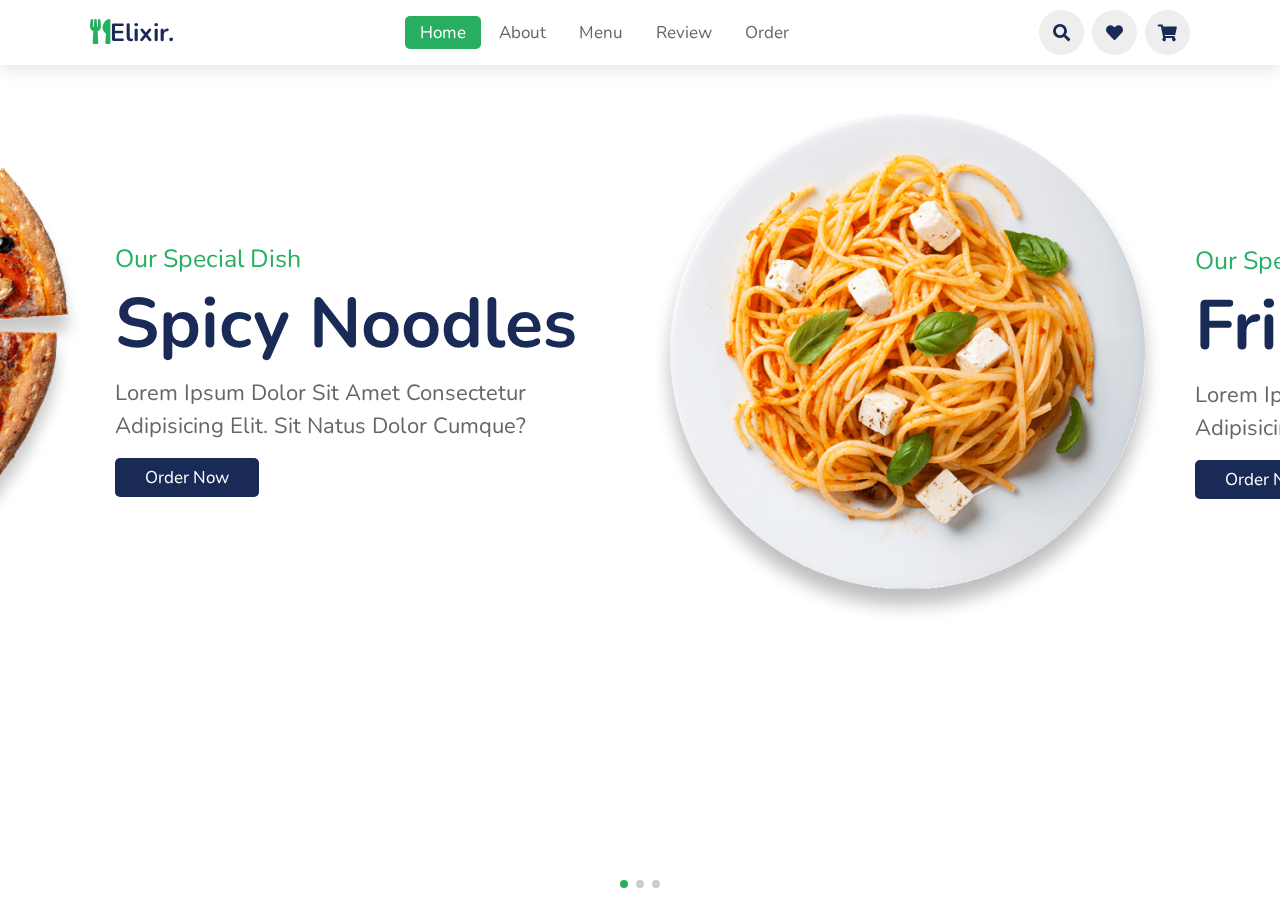
<file: index.html>
<!DOCTYPE html>
<html lang="en">
<head>
    <meta charset="UTF-8">
    <meta http-equiv="X-UA-Compatible" content="IE=edge">
    <meta name="viewport" content="width=device-width, initial-scale=1.0">
    <title>Complete Responsive Food Website Design Tutorial</title>

    <link rel="stylesheet" href="https://unpkg.com/swiper/swiper-bundle.min.css" />
    <!-- font awesome cdn link  -->
    <link rel="stylesheet" href="https://cdnjs.cloudflare.com/ajax/libs/font-awesome/5.15.3/css/all.min.css">

    <!-- custom css file link  -->
    <link rel="stylesheet" href="css/style.css">

</head>
<body>
    
<!-- header section starts      -->

<header>

    <a href="#" class="logo"><i class="fas fa-utensils"></i>Elixir.</a>

    <nav class="navbar">
        <a class="active" href="#home">home</a>
        <a href="#about">about</a>
        <a href="#menu">menu</a>
        <a href="#review">review</a>
        <a href="#order">order</a>
    </nav>

    <div class="icons">
        <i class="fas fa-bars" id="menu-bars"></i>
        <i class="fas fa-search" id="search-icon"></i>
        <a href="#" class="fas fa-heart"></a>
        <a href="#" class="fas fa-shopping-cart"></a>
    </div>

</header>

<!-- header section ends-->

<!-- search form  -->

<form action="" id="search-form">
    <input type="search" placeholder="search here..." name="" id="search-box">
    <label for="search-box" class="fas fa-search"></label>
    <i class="fas fa-times" id="close"></i>
</form>

<!-- home section starts  -->

<section class="home" id="home">

    <div class="swiper-container home-slider">

        <div class="swiper-wrapper wrapper">

            <div class="swiper-slide slide">
                <div class="content">
                    <span>our special dish</span>
                    <h3>spicy noodles</h3>
                    <p>Lorem ipsum dolor sit amet consectetur adipisicing elit. Sit natus dolor cumque?</p>
                    <a href="#" class="btn">order now</a>
                </div>
                <div class="image">
                    <img src="images/home-img-1.png" alt="">
                </div>
            </div>

            <div class="swiper-slide slide">
                <div class="content">
                    <span>our special dish</span>
                    <h3>fried chicken</h3>
                    <p>Lorem ipsum dolor sit amet consectetur adipisicing elit. Sit natus dolor cumque?</p>
                    <a href="#" class="btn">order now</a>
                </div>
                <div class="image">
                    <img src="images/home-img-2.png" alt="">
                </div>
            </div>

            <div class="swiper-slide slide">
                <div class="content">
                    <span>our special dish</span>
                    <h3>hot pizza</h3>
                    <p>Lorem ipsum dolor sit amet consectetur adipisicing elit. Sit natus dolor cumque?</p>
                    <a href="#" class="btn">order now</a>
                </div>
                <div class="image">
                    <img src="images/home-img-3.png" alt="">
                </div>
            </div>

        </div>

        <div class="swiper-pagination"></div>

    </div>

</section>

<!-- home section ends -->





<script src="https://unpkg.com/swiper/swiper-bundle.min.js"></script>
<!-- custom js file link  -->
<script src="js/script.js"></script>

</body>
</html>
</file>
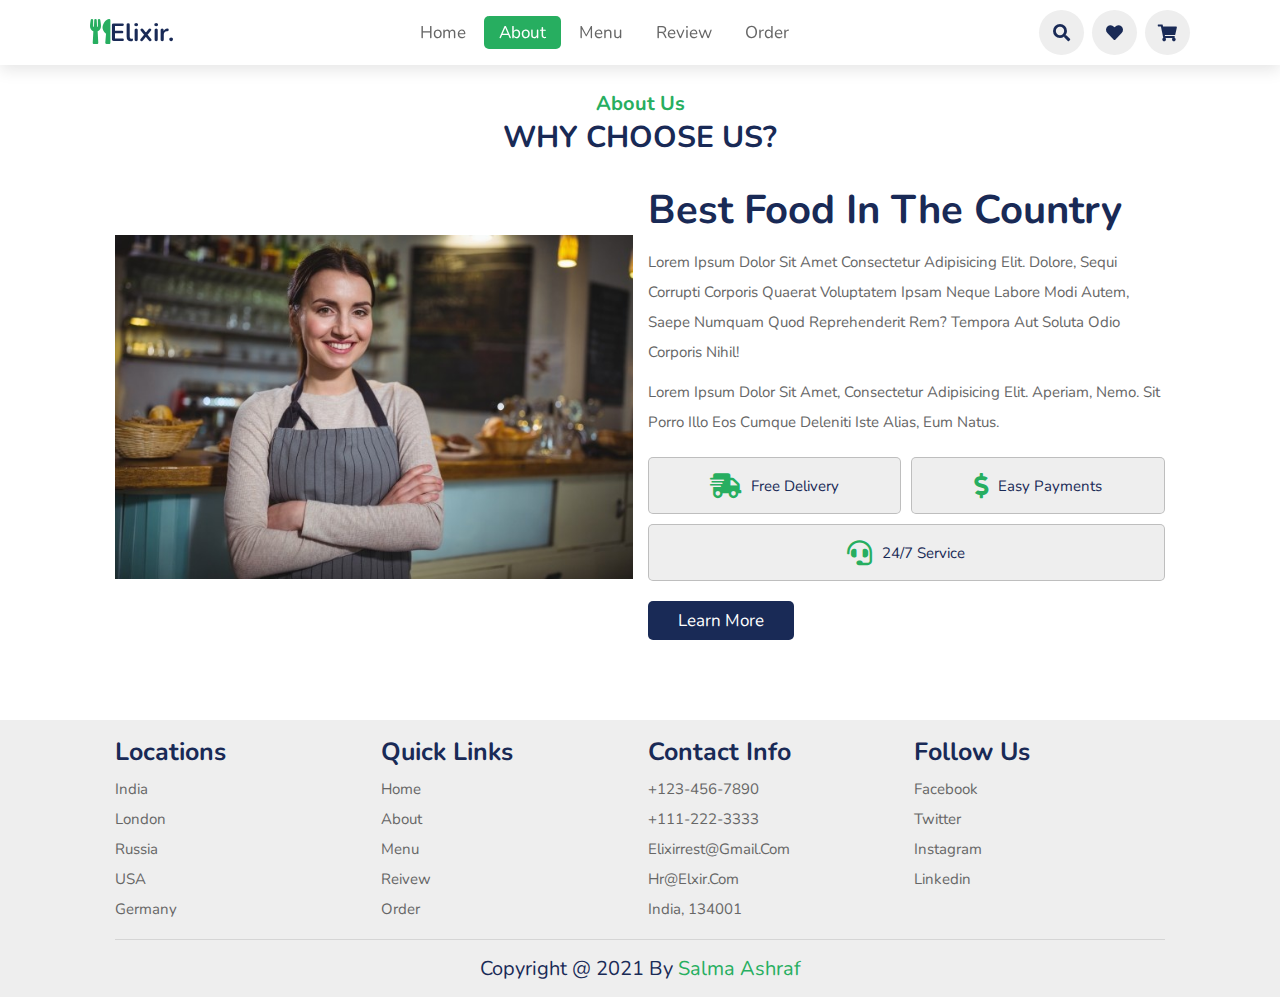
<file: about.html>
<!DOCTYPE html>
<html lang="en">
<head>
    <meta charset="UTF-8">
    <meta http-equiv="X-UA-Compatible" content="IE=edge">
    <meta name="viewport" content="width=device-width, initial-scale=1.0">
    <title>About|Elixir.</title>

    <!-- font awesome cdn link  -->
    <link rel="stylesheet" href="https://cdnjs.cloudflare.com/ajax/libs/font-awesome/5.15.3/css/all.min.css">

    <!-- custom css file link  -->
    <link rel="stylesheet" href="css/about.css">

</head>
<body>
    
<!-- header section starts      -->

<header>

    <a href="index.html" class="logo"><i class="fas fa-utensils"></i>Elixir.</a>

    <nav class="navbar">
        <a href="index.html">home</a>
        <a class="active" href="#about">about</a>
        <a href="menu.html">menu</a>
        <a href="review.html">review</a>
        <a href="order.html">order</a>
    </nav>

    <div class="icons">
        <i class="fas fa-bars" id="menu-bars"></i>
        <i class="fas fa-search" id="search-icon"></i>
        <a href="#" class="fas fa-heart"></a>
        <a href="#" class="fas fa-shopping-cart"></a>
    </div>

</header>

<!-- header section ends-->

<!-- search form  -->

<form action="" id="search-form">
    <input type="search" placeholder="search here..." name="" id="search-box">
    <label for="search-box" class="fas fa-search"></label>
    <i class="fas fa-times" id="close"></i>
</form>

<!-- home section starts  -->

<!-- about section starts  -->

<section class="about" id="about">

    <h3 class="sub-heading"> about us </h3>
    <h1 class="heading"> why choose us? </h1>

    <div class="row">

        <div class="image">
            <img src="images/about1.jpeg" alt="">
        </div>

        <div class="content">
            <h3>best food in the country</h3>
            <p>Lorem ipsum dolor sit amet consectetur adipisicing elit. Dolore, sequi corrupti corporis quaerat voluptatem ipsam neque labore modi autem, saepe numquam quod reprehenderit rem? Tempora aut soluta odio corporis nihil!</p>
            <p>Lorem ipsum dolor sit amet, consectetur adipisicing elit. Aperiam, nemo. Sit porro illo eos cumque deleniti iste alias, eum natus.</p>
            <div class="icons-container">
                <div class="icons">
                    <i class="fas fa-shipping-fast"></i>
                    <span>free delivery</span>
                </div>
                <div class="icons">
                    <i class="fas fa-dollar-sign"></i>
                    <span>easy payments</span>
                </div>
                <div class="icons">
                    <i class="fas fa-headset"></i>
                    <span>24/7 service</span>
                </div>
            </div>
            <a href="#" class="btn">learn more</a>
        </div>

    </div>

</section>

<!-- about section ends -->
<!-- footer section starts  -->
<section class="footer">

    <div class="box-container">

        <div class="box">
            <h3>locations</h3>
            <a href="#">India</a>
            <a href="#">London</a>
            <a href="#">Russia</a>
            <a href="#">USA</a>
            <a href="#">Germany</a>
        </div>

        <div class="box">
            <h3>quick links</h3>
            <a href="index.html">home</a>
            <a href="about.html">about</a>
            <a href="menu.html">menu</a>
            <a href="review.html">reivew</a>
            <a href="order.html">order</a>
        </div>

        <div class="box">
            <h3>contact info</h3>
            <a href="#">+123-456-7890</a>
            <a href="#">+111-222-3333</a>
            <a href="#">elixirrest@gmail.com</a>
            <a href="#">hr@elxir.com</a>
            <a href="#">India, 134001</a>
        </div>

        <div class="box">
            <h3>follow us</h3>
            <a href="#" >facebook</a>
            <a href="#" >twitter</a>
            <a href="#">instagram</a>
            <a href="#">linkedin</a>
        </div>

    </div>

    <div class="credit"> copyright @ 2021 by <span>Salma Ashraf</span> </div>

</section>

<!-- footer section ends -->








<script src="js/about.js"></script>
</body>
</html>
</file>
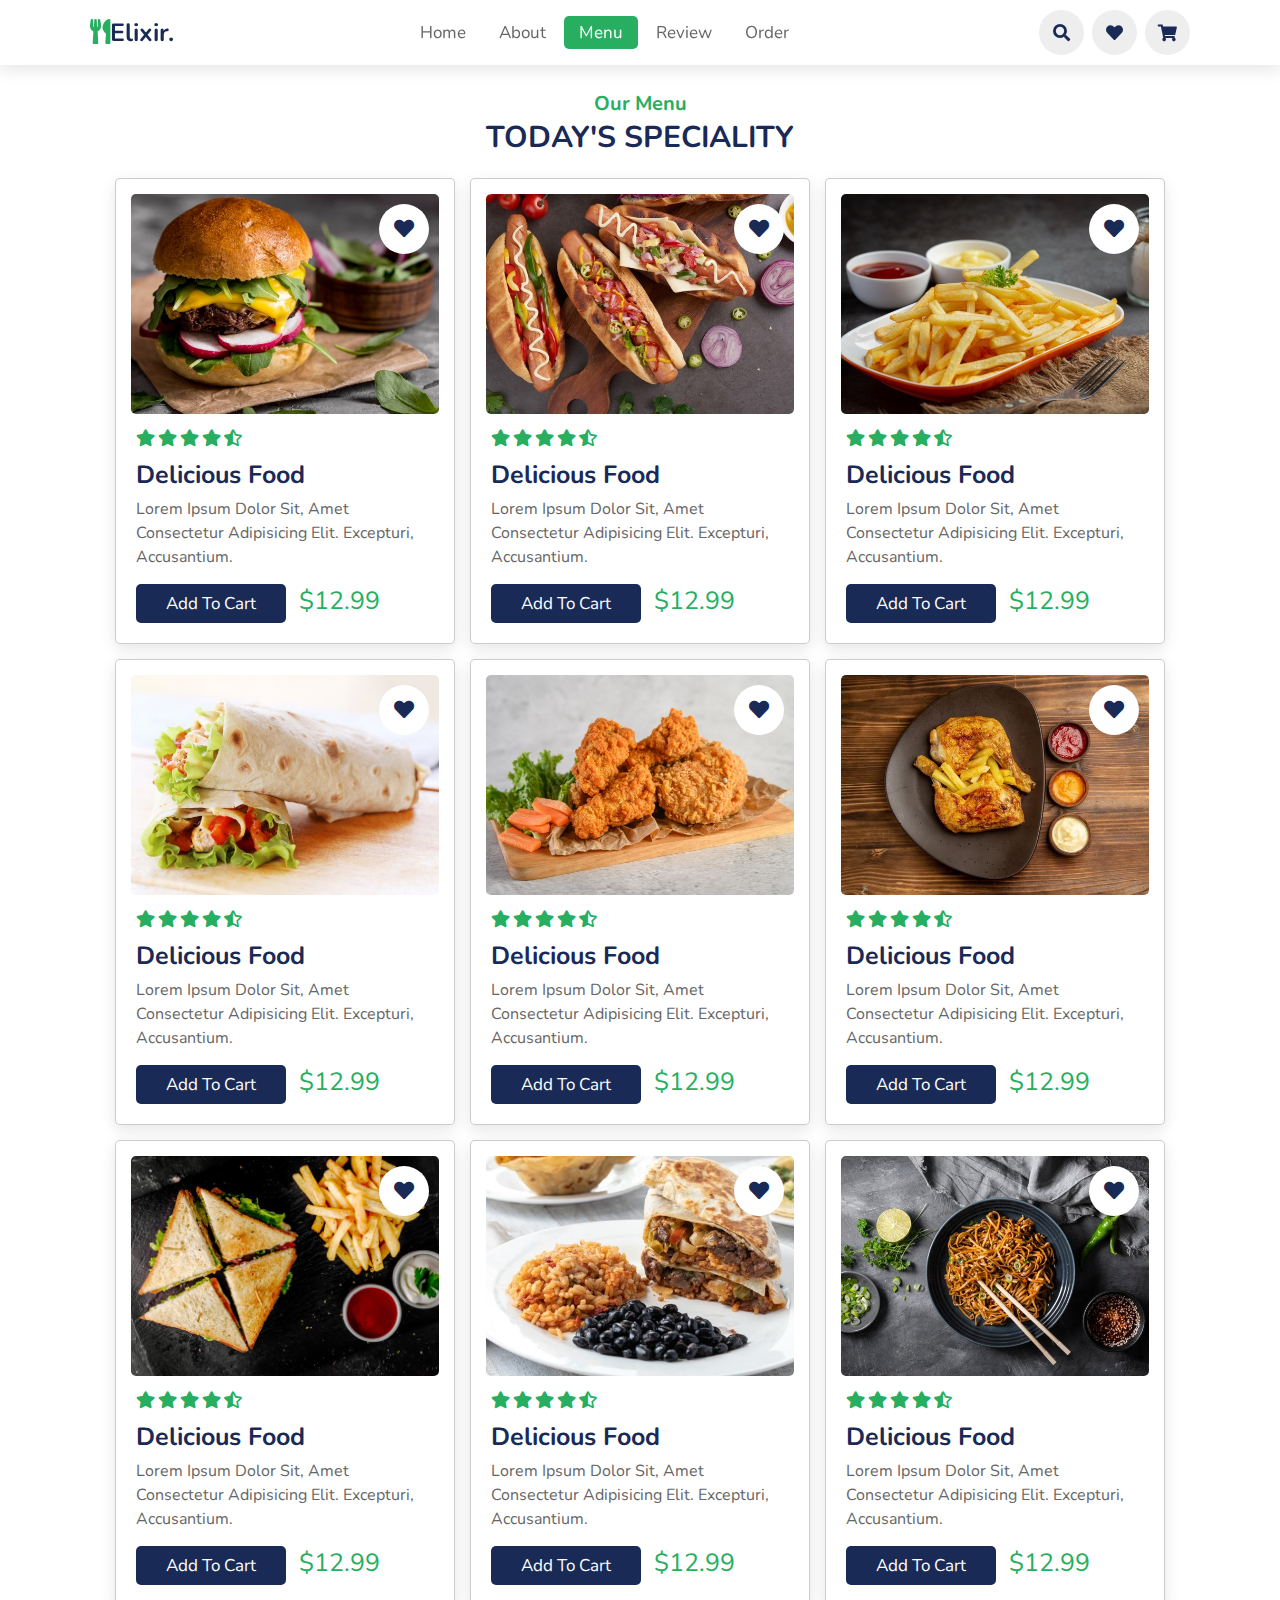
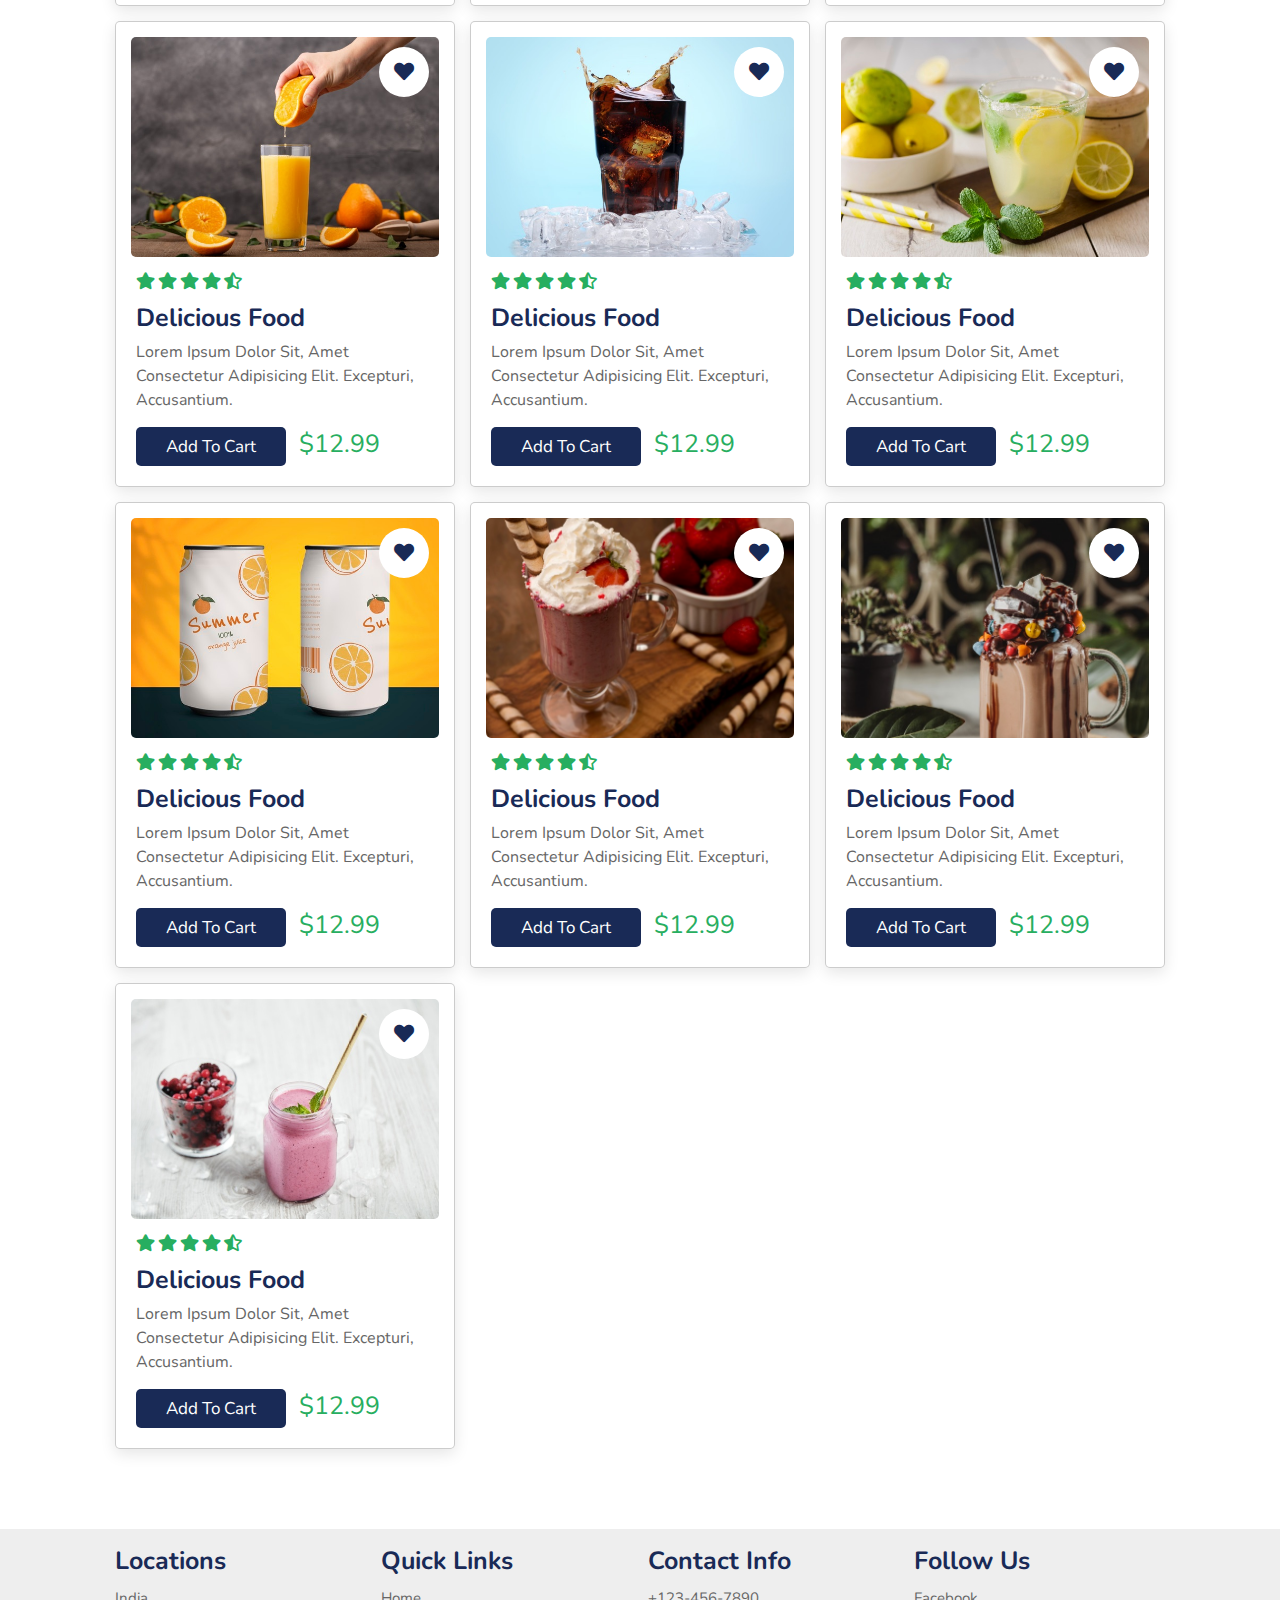
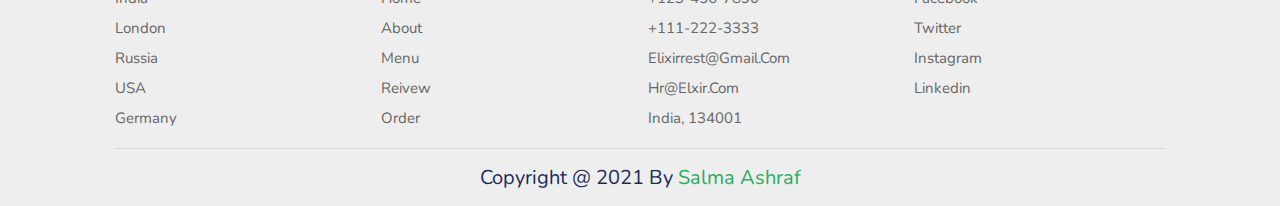
<file: menu.html>
<!DOCTYPE html>
<html lang="en">
<head>
    <meta charset="UTF-8">
    <meta http-equiv="X-UA-Compatible" content="IE=edge">
    <meta name="viewport" content="width=device-width, initial-scale=1.0">
    <title>Elixir.</title>

    <!-- font awesome cdn link  -->
    <link rel="stylesheet" href="https://cdnjs.cloudflare.com/ajax/libs/font-awesome/5.15.3/css/all.min.css">

    <!-- custom css file link  -->
    <link rel="stylesheet" href="css/menu.css">

</head>
<body>
    
<!-- header section starts      -->

<header>

    <a href="index.html" class="logo"><i class="fas fa-utensils"></i>Elixir.</a>

    <nav class="navbar">
        <a href="index.html">home</a>
        <a href="about.html">about</a>
        <a class="active" href="#menu">menu</a>
        <a href="review.html">review</a>
        <a href="order.html">order</a>
    </nav>

    <div class="icons">
        <i class="fas fa-bars" id="menu-bars"></i>
        <i class="fas fa-search" id="search-icon"></i>
        <a href="#" class="fas fa-heart"></a>
        <a href="#" class="fas fa-shopping-cart"></a>
    </div>

</header>

<!-- header section ends-->

<!-- search form  -->

<form action="" id="search-form">
    <input type="search" placeholder="search here..." name="" id="search-box">
    <label for="search-box" class="fas fa-search"></label>
    <i class="fas fa-times" id="close"></i>
</form>

<!-- menu section starts  -->

<section class="menu" id="menu">

    <h3 class="sub-heading"> our menu </h3>
    <h1 class="heading"> today's speciality </h1>

    <div class="box-container">

        <div class="box">
            <div class="image">
                <img src="images/menu/dish1.jpeg" alt="">
                <a href="#" class="fas fa-heart"></a>
            </div>
            <div class="content">
                <div class="stars">
                    <i class="fas fa-star"></i>
                    <i class="fas fa-star"></i>
                    <i class="fas fa-star"></i>
                    <i class="fas fa-star"></i>
                    <i class="fas fa-star-half-alt"></i>
                </div>
                <h3>delicious food</h3>
                <p>Lorem ipsum dolor sit, amet consectetur adipisicing elit. Excepturi, accusantium.</p>
                <a href="#" class="btn">add to cart</a>
                <span class="price">$12.99</span>
            </div>
        </div>

        <div class="box">
            <div class="image">
                <img src="images/menu/dish2.jpeg" alt="">
                <a href="#" class="fas fa-heart"></a>
            </div>
            <div class="content">
                <div class="stars">
                    <i class="fas fa-star"></i>
                    <i class="fas fa-star"></i>
                    <i class="fas fa-star"></i>
                    <i class="fas fa-star"></i>
                    <i class="fas fa-star-half-alt"></i>
                </div>
                <h3>delicious food</h3>
                <p>Lorem ipsum dolor sit, amet consectetur adipisicing elit. Excepturi, accusantium.</p>
                <a href="#" class="btn">add to cart</a>
                <span class="price">$12.99</span>
            </div>
        </div>

        <div class="box">
            <div class="image">
                <img src="images/menu/dish3.jpeg" alt="">
                <a href="#" class="fas fa-heart"></a>
            </div>
            <div class="content">
                <div class="stars">
                    <i class="fas fa-star"></i>
                    <i class="fas fa-star"></i>
                    <i class="fas fa-star"></i>
                    <i class="fas fa-star"></i>
                    <i class="fas fa-star-half-alt"></i>
                </div>
                <h3>delicious food</h3>
                <p>Lorem ipsum dolor sit, amet consectetur adipisicing elit. Excepturi, accusantium.</p>
                <a href="#" class="btn">add to cart</a>
                <span class="price">$12.99</span>
            </div>
        </div>

        <div class="box">
            <div class="image">
                <img src="images/menu/dish4.jpeg" alt="">
                <a href="#" class="fas fa-heart"></a>
            </div>
            <div class="content">
                <div class="stars">
                    <i class="fas fa-star"></i>
                    <i class="fas fa-star"></i>
                    <i class="fas fa-star"></i>
                    <i class="fas fa-star"></i>
                    <i class="fas fa-star-half-alt"></i>
                </div>
                <h3>delicious food</h3>
                <p>Lorem ipsum dolor sit, amet consectetur adipisicing elit. Excepturi, accusantium.</p>
                <a href="#" class="btn">add to cart</a>
                <span class="price">$12.99</span>
            </div>
        </div>

        <div class="box">
            <div class="image">
                <img src="images/menu/dish5.jpeg" alt="">
                <a href="#" class="fas fa-heart"></a>
            </div>
            <div class="content">
                <div class="stars">
                    <i class="fas fa-star"></i>
                    <i class="fas fa-star"></i>
                    <i class="fas fa-star"></i>
                    <i class="fas fa-star"></i>
                    <i class="fas fa-star-half-alt"></i>
                </div>
                <h3>delicious food</h3>
                <p>Lorem ipsum dolor sit, amet consectetur adipisicing elit. Excepturi, accusantium.</p>
                <a href="#" class="btn">add to cart</a>
                <span class="price">$12.99</span>
            </div>
        </div>

        <div class="box">
            <div class="image">
                <img src="images/menu/dish6.jpeg" alt="">
                <a href="#" class="fas fa-heart"></a>
            </div>
            <div class="content">
                <div class="stars">
                    <i class="fas fa-star"></i>
                    <i class="fas fa-star"></i>
                    <i class="fas fa-star"></i>
                    <i class="fas fa-star"></i>
                    <i class="fas fa-star-half-alt"></i>
                </div>
                <h3>delicious food</h3>
                <p>Lorem ipsum dolor sit, amet consectetur adipisicing elit. Excepturi, accusantium.</p>
                <a href="#" class="btn">add to cart</a>
                <span class="price">$12.99</span>
            </div>
        </div>

        <div class="box">
            <div class="image">
                <img src="images/menu/dish7.jpeg" alt="">
                <a href="#" class="fas fa-heart"></a>
            </div>
            <div class="content">
                <div class="stars">
                    <i class="fas fa-star"></i>
                    <i class="fas fa-star"></i>
                    <i class="fas fa-star"></i>
                    <i class="fas fa-star"></i>
                    <i class="fas fa-star-half-alt"></i>
                </div>
                <h3>delicious food</h3>
                <p>Lorem ipsum dolor sit, amet consectetur adipisicing elit. Excepturi, accusantium.</p>
                <a href="#" class="btn">add to cart</a>
                <span class="price">$12.99</span>
            </div>
        </div>

        <div class="box">
            <div class="image">
                <img src="images/menu/dish8.jpeg" alt="">
                <a href="#" class="fas fa-heart"></a>
            </div>
            <div class="content">
                <div class="stars">
                    <i class="fas fa-star"></i>
                    <i class="fas fa-star"></i>
                    <i class="fas fa-star"></i>
                    <i class="fas fa-star"></i>
                    <i class="fas fa-star-half-alt"></i>
                </div>
                <h3>delicious food</h3>
                <p>Lorem ipsum dolor sit, amet consectetur adipisicing elit. Excepturi, accusantium.</p>
                <a href="#" class="btn">add to cart</a>
                <span class="price">$12.99</span>
            </div>
        </div>

        <div class="box">
            <div class="image">
                <img src="images/menu/dish9.jpeg" alt="">
                <a href="#" class="fas fa-heart"></a>
            </div>
            <div class="content">
                <div class="stars">
                    <i class="fas fa-star"></i>
                    <i class="fas fa-star"></i>
                    <i class="fas fa-star"></i>
                    <i class="fas fa-star"></i>
                    <i class="fas fa-star-half-alt"></i>
                </div>
                <h3>delicious food</h3>
                <p>Lorem ipsum dolor sit, amet consectetur adipisicing elit. Excepturi, accusantium.</p>
                <a href="#" class="btn">add to cart</a>
                <span class="price">$12.99</span>
            </div>
        </div>

        <div class="box">
            <div class="image">
                <img src="images/menu/drink1.jpeg" alt="">
                <a href="#" class="fas fa-heart"></a>
            </div>
            <div class="content">
                <div class="stars">
                    <i class="fas fa-star"></i>
                    <i class="fas fa-star"></i>
                    <i class="fas fa-star"></i>
                    <i class="fas fa-star"></i>
                    <i class="fas fa-star-half-alt"></i>
                </div>
                <h3>delicious food</h3>
                <p>Lorem ipsum dolor sit, amet consectetur adipisicing elit. Excepturi, accusantium.</p>
                <a href="#" class="btn">add to cart</a>
                <span class="price">$12.99</span>
            </div>
        </div>

        <div class="box">
            <div class="image">
                <img src="images/menu/drink2.jpeg" alt="">
                <a href="#" class="fas fa-heart"></a>
            </div>
            <div class="content">
                <div class="stars">
                    <i class="fas fa-star"></i>
                    <i class="fas fa-star"></i>
                    <i class="fas fa-star"></i>
                    <i class="fas fa-star"></i>
                    <i class="fas fa-star-half-alt"></i>
                </div>
                <h3>delicious food</h3>
                <p>Lorem ipsum dolor sit, amet consectetur adipisicing elit. Excepturi, accusantium.</p>
                <a href="#" class="btn">add to cart</a>
                <span class="price">$12.99</span>
            </div>
        </div>

        <div class="box">
            <div class="image">
                <img src="images/menu/drink3.jpeg" alt="">
                <a href="#" class="fas fa-heart"></a>
            </div>
            <div class="content">
                <div class="stars">
                    <i class="fas fa-star"></i>
                    <i class="fas fa-star"></i>
                    <i class="fas fa-star"></i>
                    <i class="fas fa-star"></i>
                    <i class="fas fa-star-half-alt"></i>
                </div>
                <h3>delicious food</h3>
                <p>Lorem ipsum dolor sit, amet consectetur adipisicing elit. Excepturi, accusantium.</p>
                <a href="#" class="btn">add to cart</a>
                <span class="price">$12.99</span>
            </div>
        </div>

        <div class="box">
            <div class="image">
                <img src="images/menu/drink4.jpeg" alt="">
                <a href="#" class="fas fa-heart"></a>
            </div>
            <div class="content">
                <div class="stars">
                    <i class="fas fa-star"></i>
                    <i class="fas fa-star"></i>
                    <i class="fas fa-star"></i>
                    <i class="fas fa-star"></i>
                    <i class="fas fa-star-half-alt"></i>
                </div>
                <h3>delicious food</h3>
                <p>Lorem ipsum dolor sit, amet consectetur adipisicing elit. Excepturi, accusantium.</p>
                <a href="#" class="btn">add to cart</a>
                <span class="price">$12.99</span>
            </div>
        </div>

        <div class="box">
            <div class="image">
                <img src="images/menu/drink5.jpeg" alt="">
                <a href="#" class="fas fa-heart"></a>
            </div>
            <div class="content">
                <div class="stars">
                    <i class="fas fa-star"></i>
                    <i class="fas fa-star"></i>
                    <i class="fas fa-star"></i>
                    <i class="fas fa-star"></i>
                    <i class="fas fa-star-half-alt"></i>
                </div>
                <h3>delicious food</h3>
                <p>Lorem ipsum dolor sit, amet consectetur adipisicing elit. Excepturi, accusantium.</p>
                <a href="#" class="btn">add to cart</a>
                <span class="price">$12.99</span>
            </div>
        </div>

        <div class="box">
            <div class="image">
                <img src="images/menu/drink6.jpeg" alt="">
                <a href="#" class="fas fa-heart"></a>
            </div>
            <div class="content">
                <div class="stars">
                    <i class="fas fa-star"></i>
                    <i class="fas fa-star"></i>
                    <i class="fas fa-star"></i>
                    <i class="fas fa-star"></i>
                    <i class="fas fa-star-half-alt"></i>
                </div>
                <h3>delicious food</h3>
                <p>Lorem ipsum dolor sit, amet consectetur adipisicing elit. Excepturi, accusantium.</p>
                <a href="#" class="btn">add to cart</a>
                <span class="price">$12.99</span>
            </div>
        </div>

        <div class="box">
            <div class="image">
                <img src="images/menu/drink7.jpeg" alt="">
                <a href="#" class="fas fa-heart"></a>
            </div>
            <div class="content">
                <div class="stars">
                    <i class="fas fa-star"></i>
                    <i class="fas fa-star"></i>
                    <i class="fas fa-star"></i>
                    <i class="fas fa-star"></i>
                    <i class="fas fa-star-half-alt"></i>
                </div>
                <h3>delicious food</h3>
                <p>Lorem ipsum dolor sit, amet consectetur adipisicing elit. Excepturi, accusantium.</p>
                <a href="#" class="btn">add to cart</a>
                <span class="price">$12.99</span>
            </div>
        </div>

    </div>

</section>

<!-- menu section ends -->
<!-- footer section starts  -->
<section class="footer">

    <div class="box-container">

        <div class="box">
            <h3>locations</h3>
            <a href="#">India</a>
            <a href="#">London</a>
            <a href="#">Russia</a>
            <a href="#">USA</a>
            <a href="#">Germany</a>
        </div>

        <div class="box">
            <h3>quick links</h3>
            <a href="index.html">home</a>
            <a href="about.html">about</a>
            <a href="menu.html">menu</a>
            <a href="review.html">reivew</a>
            <a href="order.html">order</a>
        </div>

        <div class="box">
            <h3>contact info</h3>
            <a href="#">+123-456-7890</a>
            <a href="#">+111-222-3333</a>
            <a href="#">elixirrest@gmail.com</a>
            <a href="#">hr@elxir.com</a>
            <a href="#">India, 134001</a>
        </div>

        <div class="box">
            <h3>follow us</h3>
            <a href="#" >facebook</a>
            <a href="#" >twitter</a>
            <a href="#">instagram</a>
            <a href="#">linkedin</a>
        </div>

    </div>

    <div class="credit"> copyright @ 2021 by <span>Salma Ashraf</span> </div>

</section>

<!-- footer section ends -->



<!-- custom js file link  -->
<script src="js/menu.js"></script>

</body>
</html>
</file>
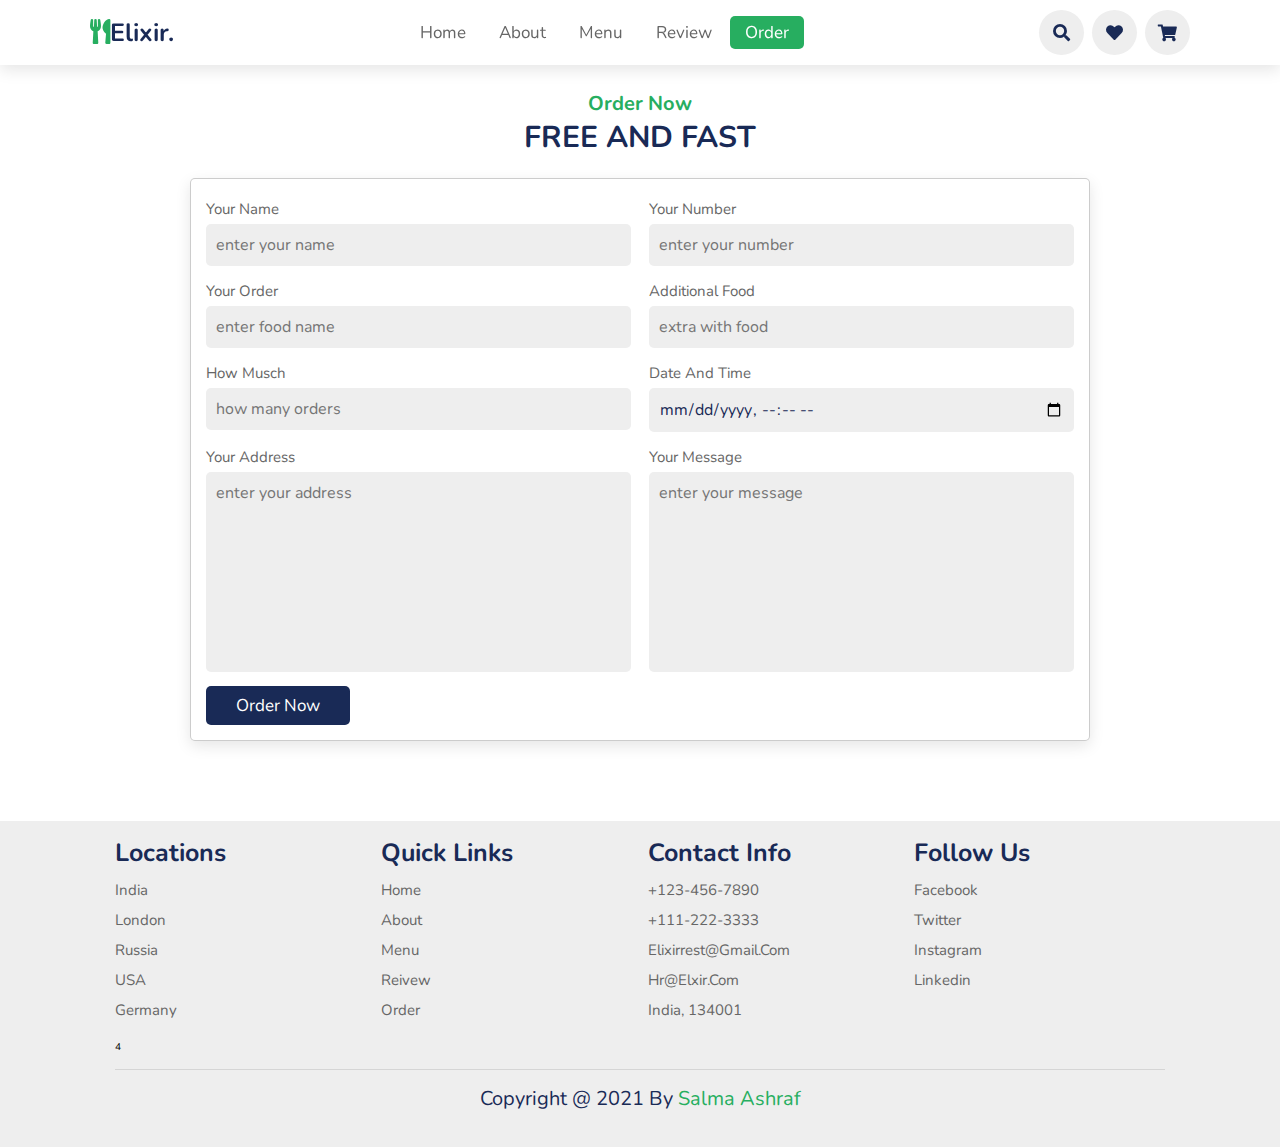
<file: order.html>
<!DOCTYPE html>
<html lang="en">
<head>
    <meta charset="UTF-8">
    <meta http-equiv="X-UA-Compatible" content="IE=edge">
    <meta name="viewport" content="width=device-width, initial-scale=1.0">
    <title>Elixir.</title>

    <!-- font awesome cdn link  -->
    <link rel="stylesheet" href="https://cdnjs.cloudflare.com/ajax/libs/font-awesome/5.15.3/css/all.min.css">

    <!-- custom css file link  -->
    <link rel="stylesheet" href="css/order.css">

</head>
<body>
    
<!-- header section starts-->

<header>

    <a href="index.html" class="logo"><i class="fas fa-utensils"></i>Elixir.</a>

    <nav class="navbar">
        <a href="index.html">home</a>
        <a href="about.html">about</a>
        <a href="menu.html">menu</a>
        <a href="review.html">review</a>
        <a class="active" href="order.html">order</a>
    </nav>

    <div class="icons">
        <i class="fas fa-bars" id="menu-bars"></i>
        <i class="fas fa-search" id="search-icon"></i>
        <a href="#" class="fas fa-heart"></a>
        <a href="#" class="fas fa-shopping-cart"></a>
    </div>

</header>

<!-- header section ends-->

<!-- search form  -->

<form action="" id="search-form">
    <input type="search" placeholder="search here..." name="" id="search-box">
    <label for="search-box" class="fas fa-search"></label>
    <i class="fas fa-times" id="close"></i>
</form>
<!-- order section starts  -->

<section class="order" id="order">

    <h3 class="sub-heading"> order now </h3>
    <h1 class="heading"> free and fast </h1>

    <form action="">

        <div class="inputBox">
            <div class="input">
                <span>your name</span>
                <input type="text" placeholder="enter your name">
            </div>
            <div class="input">
                <span>your number</span>
                <input type="number" placeholder="enter your number">
            </div>
        </div>
        <div class="inputBox">
            <div class="input">
                <span>your order</span>
                <input type="text" placeholder="enter food name">
            </div>
            <div class="input">
                <span>additional food</span>
                <input type="test" placeholder="extra with food">
            </div>
        </div>
        <div class="inputBox">
            <div class="input">
                <span>how musch</span>
                <input type="number" placeholder="how many orders">
            </div>
            <div class="input">
                <span>date and time</span>
                <input type="datetime-local">
            </div>
        </div>
        <div class="inputBox">
            <div class="input">
                <span>your address</span>
                <textarea name="" placeholder="enter your address" id="" cols="30" rows="10"></textarea>
            </div>
            <div class="input">
                <span>your message</span>
                <textarea name="" placeholder="enter your message" id="" cols="30" rows="10"></textarea>
            </div>
        </div>

        <input type="submit" value="order now" class="btn">

    </form>

</section>

<!-- order section ends -->
<!-- footer section starts  -->
<section class="footer">

    <div class="box-container">

        <div class="box">
            <h3>locations</h3>
            <a href="#">India</a>
            <a href="#">London</a>
            <a href="#">Russia</a>
            <a href="#">USA</a>
            <a href="#">Germany</a>
        </div>

        <div class="box">
            <h3>quick links</h3>
            <a href="index.html">home</a>
            <a href="about.html">about</a>
            <a href="menu.html">menu</a>
            <a href="review.html">reivew</a>
            <a href="order.html">order</a>
        </div>

        <div class="box">
            <h3>contact info</h3>
            <a href="#">+123-456-7890</a>
            <a href="#">+111-222-3333</a>
            <a href="#">elixirrest@gmail.com</a>
            <a href="#">hr@elxir.com</a>
            <a href="#">India, 134001</a>
        </div>

        <div class="box">
            <h3>follow us</h3>
            <a href="#" >facebook</a>
            <a href="#" >twitter</a>
            <a href="#">instagram</a>
            <a href="#">linkedin</a>
        </div>4

    </div>

    <div class="credit"> copyright @ 2021 by <span>Salma Ashraf</span> </div>

</section>

<!-- footer section ends -->



<!-- custom js file link  -->
<script src="js/order.js"></script>

</body>
</html>
</file>
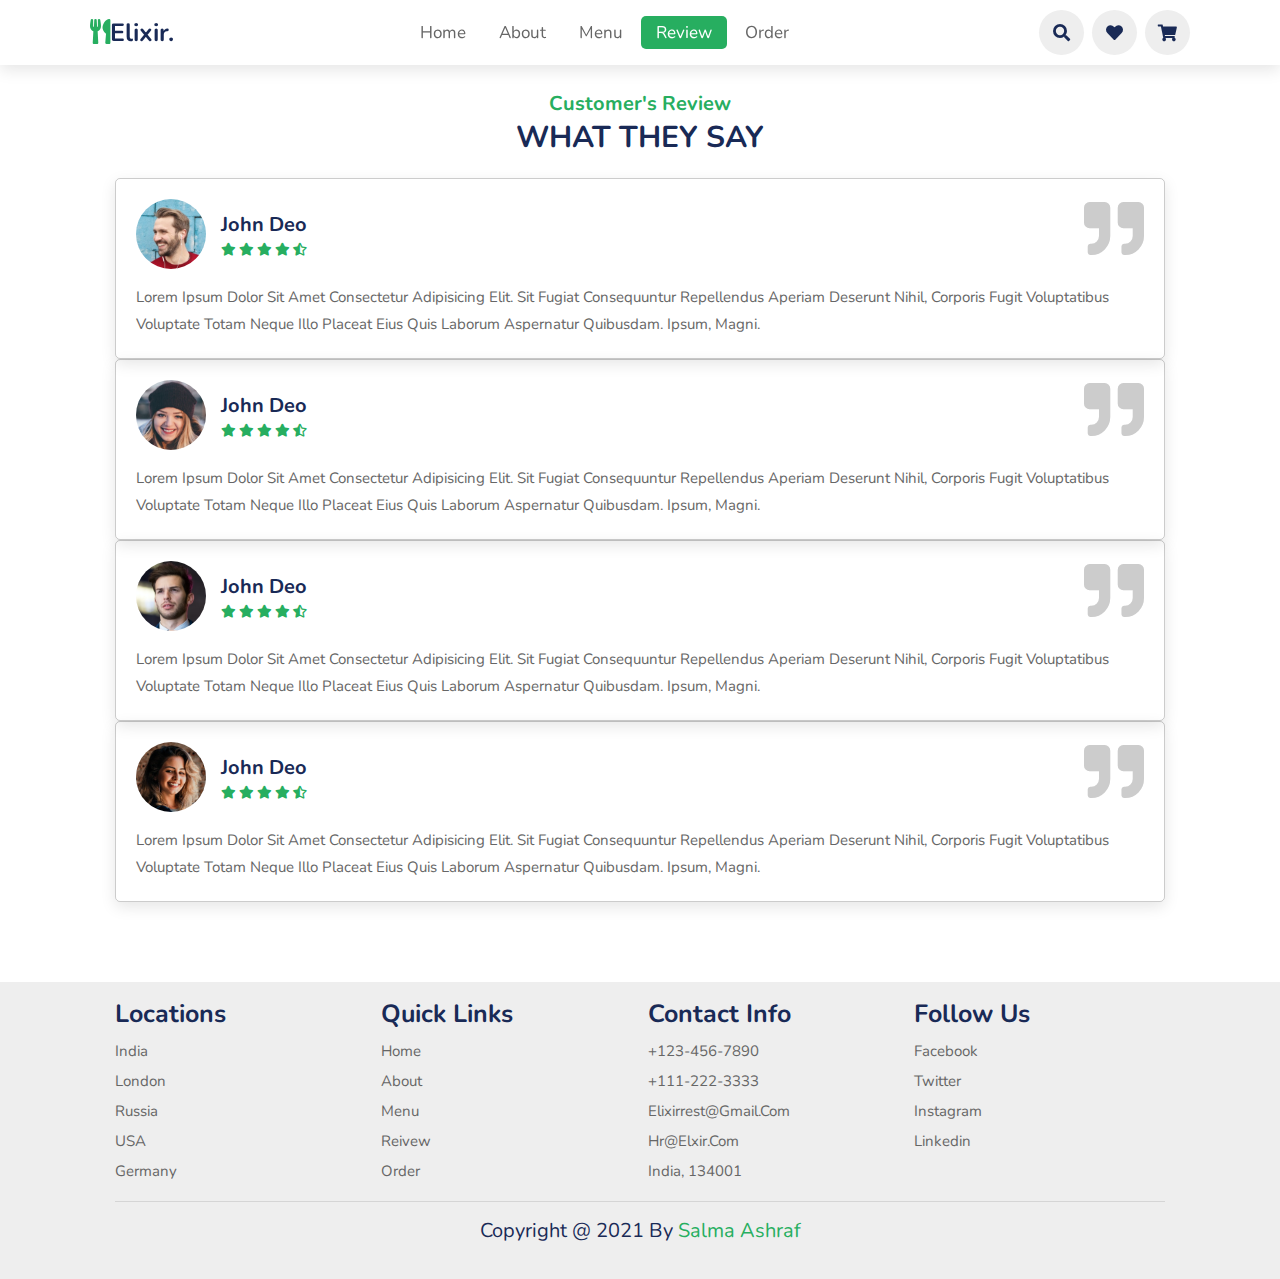
<file: review.html>
<!DOCTYPE html>
<html lang="en">
<head>
    <meta charset="UTF-8">
    <meta http-equiv="X-UA-Compatible" content="IE=edge">
    <meta name="viewport" content="width=device-width, initial-scale=1.0">
    <title>Elixir.</title>

    <!-- font awesome cdn link  -->
    <link rel="stylesheet" href="https://cdnjs.cloudflare.com/ajax/libs/font-awesome/5.15.3/css/all.min.css">

    <!-- custom css file link  -->
    <link rel="stylesheet" href="css/review.css">

</head>
<body>
    
<!-- header section starts-->

<header>

    <a href="index.html" class="logo"><i class="fas fa-utensils"></i>Elixir.</a>

    <nav class="navbar">
        <a href="index.html">home</a>
        <a href="about.html">about</a>
        <a href="menu.html">menu</a>
        <a class="active" href="review.html">review</a>
        <a href="order.html">order</a>
    </nav>

    <div class="icons">
        <i class="fas fa-bars" id="menu-bars"></i>
        <i class="fas fa-search" id="search-icon"></i>
        <a href="#" class="fas fa-heart"></a>
        <a href="#" class="fas fa-shopping-cart"></a>
    </div>

</header>

<!-- header section ends-->

<!-- search form  -->

<form action="" id="search-form">
    <input type="search" placeholder="search here..." name="" id="search-box">
    <label for="search-box" class="fas fa-search"></label>
    <i class="fas fa-times" id="close"></i>
</form>

<!-- review section starts  -->

<section class="review" id="review">

    <h3 class="sub-heading"> customer's review </h3>
    <h1 class="heading"> what they say </h1>

    <div class="review-slider">

        <div class="swiper-wrapper">

            <div class="swiper-slide slide">
                <i class="fas fa-quote-right"></i>
                <div class="user">
                    <img src="images/pic-1.png" alt="">
                    <div class="user-info">
                        <h3>john deo</h3>
                        <div class="stars">
                            <i class="fas fa-star"></i>
                            <i class="fas fa-star"></i>
                            <i class="fas fa-star"></i>
                            <i class="fas fa-star"></i>
                            <i class="fas fa-star-half-alt"></i>
                        </div>
                    </div>
                </div>
                <p>Lorem ipsum dolor sit amet consectetur adipisicing elit. Sit fugiat consequuntur repellendus aperiam deserunt nihil, corporis fugit voluptatibus voluptate totam neque illo placeat eius quis laborum aspernatur quibusdam. Ipsum, magni.</p>
            </div>

            <div class="slide">
                <i class="fas fa-quote-right"></i>
                <div class="user">
                    <img src="images/pic-2.png" alt="">
                    <div class="user-info">
                        <h3>john deo</h3>
                        <div class="stars">
                            <i class="fas fa-star"></i>
                            <i class="fas fa-star"></i>
                            <i class="fas fa-star"></i>
                            <i class="fas fa-star"></i>
                            <i class="fas fa-star-half-alt"></i>
                        </div>
                    </div>
                </div>
                <p>Lorem ipsum dolor sit amet consectetur adipisicing elit. Sit fugiat consequuntur repellendus aperiam deserunt nihil, corporis fugit voluptatibus voluptate totam neque illo placeat eius quis laborum aspernatur quibusdam. Ipsum, magni.</p>
            </div>

            <div class="slide">
                <i class="fas fa-quote-right"></i>
                <div class="user">
                    <img src="images/pic-3.png" alt="">
                    <div class="user-info">
                        <h3>john deo</h3>
                        <div class="stars">
                            <i class="fas fa-star"></i>
                            <i class="fas fa-star"></i>
                            <i class="fas fa-star"></i>
                            <i class="fas fa-star"></i>
                            <i class="fas fa-star-half-alt"></i>
                        </div>
                    </div>
                </div>
                <p>Lorem ipsum dolor sit amet consectetur adipisicing elit. Sit fugiat consequuntur repellendus aperiam deserunt nihil, corporis fugit voluptatibus voluptate totam neque illo placeat eius quis laborum aspernatur quibusdam. Ipsum, magni.</p>
            </div>

            <div class="slide">
                <i class="fas fa-quote-right"></i>
                <div class="user">
                    <img src="images/pic-4.png" alt="">
                    <div class="user-info">
                        <h3>john deo</h3>
                        <div class="stars">
                            <i class="fas fa-star"></i>
                            <i class="fas fa-star"></i>
                            <i class="fas fa-star"></i>
                            <i class="fas fa-star"></i>
                            <i class="fas fa-star-half-alt"></i>
                        </div>
                    </div>
                </div>
                <p>Lorem ipsum dolor sit amet consectetur adipisicing elit. Sit fugiat consequuntur repellendus aperiam deserunt nihil, corporis fugit voluptatibus voluptate totam neque illo placeat eius quis laborum aspernatur quibusdam. Ipsum, magni.</p>
            </div>

        </div>

    </div>
    
</section>

<!-- review section ends -->
<!-- footer section starts  -->
<section class="footer">

    <div class="box-container">

        <div class="box">
            <h3>locations</h3>
            <a href="#">India</a>
            <a href="#">London</a>
            <a href="#">Russia</a>
            <a href="#">USA</a>
            <a href="#">Germany</a>
        </div>

        <div class="box">
            <h3>quick links</h3>
            <a href="index.html">home</a>
            <a href="about.html">about</a>
            <a href="menu.html">menu</a>
            <a href="review.html">reivew</a>
            <a href="order.html">order</a>
        </div>

        <div class="box">
            <h3>contact info</h3>
            <a href="#">+123-456-7890</a>
            <a href="#">+111-222-3333</a>
            <a href="#">elixirrest@gmail.com</a>
            <a href="#">hr@elxir.com</a>
            <a href="#">India, 134001</a>
        </div>

        <div class="box">
            <h3>follow us</h3>
            <a href="#" >facebook</a>
            <a href="#" >twitter</a>
            <a href="#">instagram</a>
            <a href="#">linkedin</a>
        </div>

    </div>

    <div class="credit"> copyright @ 2021 by <span>Salma Ashraf</span> </div>

</section>

<!-- footer section ends -->



<!-- custom js file link  -->
<script src="js/review.js"></script>

</body>
</html>
</file>
<file: css/style.css>
@import url('https://fonts.googleapis.com/css2?family=Nunito:wght@200;300;400;600;700&display=swap');

:root{
    --green:#27ae60;
    --black:#192a56;
    --light-color:#666;
    --box-shadow:0 .5rem 1.5rem rgba(0,0,0,.1);
}

*{
    font-family: 'Nunito', sans-serif;
    margin:0; padding:0;
    box-sizing: border-box;
    text-decoration: none;
    outline: none; border:none;
    text-transform: capitalize;
    transition: all .2s linear;
}

html{
    font-size: 62.5%;
    overflow-x: hidden;
    scroll-padding-top: 5.5rem;
    scroll-behavior: smooth;
}

section{
    padding:2rem 9%;
}

section:nth-child(even){
    background:#eee;
}

.sub-heading{
    text-align: center;
    color:var(--green);
    font-size: 2rem;
    padding-top: 1rem;
}

.heading{
    text-align: center;
    color:var(--black);
    font-size: 3rem;
    padding-bottom: 2rem;
    text-transform: uppercase;
}

.btn{
    margin-top: 1rem;
    display: inline-block;
    font-size: 1.7rem;
    color:#fff;
    background: var(--black);
    border-radius: .5rem;
    cursor: pointer;
    padding:.8rem 3rem;
}

.btn:hover{
    background: var(--green);
    letter-spacing: .1rem;
}

header{
    position: fixed;
    top:0; left: 0; right:0;
    background: #fff;
    padding:1rem 7%;
    display: flex;
    align-items: center;
    justify-content: space-between;
    z-index: 1000;
    box-shadow: var(--box-shadow);
}

header .logo{
    color:var(--black);
    font-size: 2.5rem;
    font-weight: bolder;
}

header .logo i{
    color:var(--green);
}

header .navbar a{
    font-size: 1.7rem;
    border-radius: .5rem;
    padding:.5rem 1.5rem;
    color:var(--light-color);
}

header .navbar a.active,
header .navbar a:hover{
    color:#fff;
    background: var(--green);
}

header .icons i,
header .icons a{
    cursor: pointer;
    margin-left: .5rem;
    height:4.5rem;
    line-height: 4.5rem;
    width:4.5rem;
    text-align: center;
    font-size: 1.7rem;
    color:var(--black);
    border-radius: 50%;
    background: #eee;
}

header .icons i:hover,
header .icons a:hover{
    color:#fff;
    background: var(--green);
    transform: rotate(360deg);
}

header .icons #menu-bars{
    display: none;
}

#search-form{
    position: fixed;
    top:-110%; left:0; 
    height:100%; width:100%;
    z-index: 1004;
    background:rgba(0,0,0,.8);
    display: flex;
    align-items: center;
    justify-content: center;
    padding:0 1rem;
}

#search-form.active{
    top:0;
}

#search-form #search-box{
    width:50rem;
    border-bottom: .1rem solid #fff;
    padding:1rem 0;
    color:#fff;
    font-size: 3rem;
    text-transform: none;
    background:none;
}

#search-form #search-box::placeholder{
    color:#eee;
}

#search-form #search-box::-webkit-search-cancel-button{
    -webkit-appearance: none;
}

#search-form label{
    color:#fff;
    cursor:pointer;
    font-size: 3rem;
}

#search-form label:hover{
    color:var(--green);
}

#search-form #close{
    position: absolute;
    color:#fff;
    cursor: pointer;
    top: 2rem; right:3rem;
    font-size: 5rem;
}
/* // test */
.home .home-slider .slide{
    display: flex;
    align-items: center;
    flex-wrap: wrap;
    gap:2rem; 
    padding-top: 9rem;
    row-gap: 100px;
    justify-content: space-between;
}

.home .home-slider .slide .content{
    flex:1 1 45rem;
}

.home .home-slider .slide .image{
    flex:1 1 45rem;
}

.home .home-slider .slide .image img{
    width: 100%;
}

.home .home-slider .slide .content span{
    color:var(--green);
    font-size: 2.5rem;
}

.home .home-slider .slide .content h3{
    color:var(--black);
    font-size: 7rem;
}

.home .home-slider .slide .content p{
    color:var(--light-color);
    font-size: 2.2rem;
    padding:.5rem 0;
    line-height: 1.5;
}

.swiper-pagination-bullet-active{
    background:var(--green);
}












/* media queries  */

@media (max-width:991px){

    html{
        font-size: 55%;
    }
    
    header{
        padding:1rem 2rem;
    }

    section{
        padding:2rem;
    }


}





@media (max-width:768px){

    header .icons #menu-bars{
        display: inline-block;
    }

    header .navbar{
        position: absolute;
        top:100%; left:0; right:0;
        background:#fff;
        border-top: .1rem solid rgba(0,0,0,.2);
        border-bottom: .1rem solid rgba(0,0,0,.2);
        padding:1rem;
        clip-path: polygon(0 0, 100% 0, 100% 0, 0 0);
    }

    header .navbar.active{
        clip-path: polygon(0 0, 100% 0, 100% 100%, 0% 100%);
    }

    header .navbar a{
        display: block;
        padding:1.5rem;
        margin:1rem;
        font-size: 2rem;
        background:#eee;
    }

    #search-form #search-box{
        width:90%;
        margin:0 1rem;
    }

    .home .home-slider .slide .content h3{
        font-size: 5rem;
    }

}

@media (max-width:450px){

    html{
        font-size: 50%;
    }

    .dishes .box-container .box img{
        height:auto;
        width: 100%;
    }

    .order form .inputBox .input{
        width:100%;
    }

}
</file>
<file: css/about.css>
@import url('https://fonts.googleapis.com/css2?family=Nunito:wght@200;300;400;600;700&display=swap');

:root{
    --green:#27ae60;
    --black:#192a56;
    --light-color:#666;
    --box-shadow:0 .5rem 1.5rem rgba(0,0,0,.1);
}

*{
    font-family: 'Nunito', sans-serif;
    margin:0; padding:0;
    box-sizing: border-box;
    text-decoration: none;
    outline: none; border:none;
    text-transform: capitalize;
    transition: all .2s linear;
}

html{
    font-size: 62.5%;
    overflow-x: hidden;
    scroll-padding-top: 5.5rem;
    scroll-behavior: smooth;
}

section{
    padding:8rem 9%;
}

section:nth-child(even){
    background:#eee;
}

.sub-heading{
    text-align: center;
    color:var(--green);
    font-size: 2rem;
    padding-top: 1rem;
}

.heading{
    text-align: center;
    color:var(--black);
    font-size: 3rem;
    padding-bottom: 2rem;
    text-transform: uppercase;
}

.btn{
    margin-top: 1rem;
    display: inline-block;
    font-size: 1.7rem;
    color:#fff;
    background: var(--black);
    border-radius: .5rem;
    cursor: pointer;
    padding:.8rem 3rem;
}

.btn:hover{
    background: var(--green);
    letter-spacing: .1rem;
}

header{
    position: fixed;
    top:0; left: 0; right:0;
    background: #fff;
    padding:1rem 7%;
    display: flex;
    align-items: center;
    justify-content: space-between;
    z-index: 1000;
    box-shadow: var(--box-shadow);
}

header .logo{
    color:var(--black);
    font-size: 2.5rem;
    font-weight: bolder;
}

header .logo i{
    color:var(--green);
}

header .navbar a{
    font-size: 1.7rem;
    border-radius: .5rem;
    padding:.5rem 1.5rem;
    color:var(--light-color);
}

header .navbar a.active,
header .navbar a:hover{
    color:#fff;
    background: var(--green);
}

header .icons i,
header .icons a{
    cursor: pointer;
    margin-left: .5rem;
    height:4.5rem;
    line-height: 4.5rem;
    width:4.5rem;
    text-align: center;
    font-size: 1.7rem;
    color:var(--black);
    border-radius: 50%;
    background: #eee;
}

header .icons i:hover,
header .icons a:hover{
    color:#fff;
    background: var(--green);
    transform: rotate(360deg);
}

header .icons #menu-bars{
    display: none;
}

#search-form{
    position: fixed;
    top:-110%; left:0; 
    height:100%; width:100%;
    z-index: 1004;
    background:rgba(0,0,0,.8);
    display: flex;
    align-items: center;
    justify-content: center;
    padding:0 1rem;
}

#search-form.active{
    top:0;
}

#search-form #search-box{
    width:50rem;
    border-bottom: .1rem solid #fff;
    padding:1rem 0;
    color:#fff;
    font-size: 3rem;
    text-transform: none;
    background:none;
}

#search-form #search-box::placeholder{
    color:#eee;
}

#search-form #search-box::-webkit-search-cancel-button{
    -webkit-appearance: none;
}

#search-form label{
    color:#fff;
    cursor:pointer;
    font-size: 3rem;
}

#search-form label:hover{
    color:var(--green);
}

#search-form #close{
    position: absolute;
    color:#fff;
    cursor: pointer;
    top: 2rem; right:3rem;
    font-size: 5rem;
}
.about .row{
    display: flex;
    flex-wrap: wrap;
    gap:1.5rem;
    align-items: center;
}

.about .row .image{
    flex:1 1 45rem;
}

.about .row .image img{ 
    width: 100%;
}

.about .row .content{
    flex:1 1 45rem;
}

.about .row .content h3{
    color:var(--black);
    font-size: 4rem;
    padding:.5rem 0;
}

.about .row .content p{
    color:var(--light-color);
    font-size: 1.5rem;
    padding:.5rem 0;
    line-height: 2;
}

.about .row .content .icons-container{
    display: flex;
    gap:1rem;
    flex-wrap: wrap;
    padding:1rem 0;
    margin-top: .5rem;
}

.about .row .content .icons-container .icons{
    background:#eee;
    border-radius: .5rem;
    border:.1rem solid rgba(0,0,0,.2);
    display: flex;
    align-items: center;
    justify-content: center;
    gap:1rem;
    flex:1 1 17rem;
    padding:1.5rem 1rem;
}

.about .row .content .icons-container .icons i{
    font-size: 2.5rem;
    color:var(--green);
}

.about .row .content .icons-container .icons span{
    font-size: 1.5rem;
    color:var(--black);
}
.footer{
    padding-top: 1rem;
    padding-bottom: 1rem;
    
}


.footer .box-container{
    display: grid;
    grid-template-columns: repeat(auto-fit, minmax(25rem, 1fr));
    gap:1.5rem;
}

.footer .box-container .box h3{
    padding:0.5rem 0;
    font-size: 2.5rem;
    color:var(--black);
}

.footer .box-container .box a{
    display: block;
    padding:.5rem 0;
    font-size: 1.5rem;
    color:var(--light-color);
}

.footer .box-container .box a:hover{
    color:var(--green);
    text-decoration: underline;
}

.footer .credit{
    text-align: center;
    border-top: .1rem solid rgba(0,0,0,.1);
    font-size: 2rem;
    color:var(--black);
    padding:.5rem;
    padding-top: 1.5rem;
    margin-top: 1.5rem;
}

.footer .credit span{
    color:var(--green);
}

.loader-container{
    position: fixed;
    top:0; left:0;
    height:100%; 
    width:100%;
    z-index: 10000;
    background:#fff;
    display: flex;
    align-items: center;
    justify-content: center;
    overflow: hidden;
}

















/* media queries  */

@media (max-width:991px){

    html{
        font-size: 55%;
    }
    
    header{
        padding:1rem 2rem;
    }

    section{
        padding:2rem;
    }


}





@media (max-width:768px){

    header .icons #menu-bars{
        display: inline-block;
    }

    header .navbar{
        position: absolute;
        top:100%; left:0; right:0;
        background:#fff;
        border-top: .1rem solid rgba(0,0,0,.2);
        border-bottom: .1rem solid rgba(0,0,0,.2);
        padding:1rem;
        clip-path: polygon(0 0, 100% 0, 100% 0, 0 0);
    }

    header .navbar.active{
        clip-path: polygon(0 0, 100% 0, 100% 100%, 0% 100%);
    }

    header .navbar a{
        display: block;
        padding:1.5rem;
        margin:1rem;
        font-size: 2rem;
        background:#eee;
    }

    #search-form #search-box{
        width:90%;
        margin:0 1rem;
    }

    .home .home-slider .slide .content h3{
        font-size: 5rem;
    }

}

@media (max-width:450px){

    html{
        font-size: 50%;
    }

    .dishes .box-container .box img{
        height:auto;
        width: 100%;
    }

    .order form .inputBox .input{
        width:100%;
    }

}
</file>
<file: css/menu.css>
@import url('https://fonts.googleapis.com/css2?family=Nunito:wght@200;300;400;600;700&display=swap');

:root{
    --green:#27ae60;
    --black:#192a56;
    --light-color:#666;
    --box-shadow:0 .5rem 1.5rem rgba(0,0,0,.1);
}

*{
    font-family: 'Nunito', sans-serif;
    margin:0; padding:0;
    box-sizing: border-box;
    text-decoration: none;
    outline: none; border:none;
    text-transform: capitalize;
    transition: all .2s linear;
}

html{
    font-size: 62.5%;
    overflow-x: hidden;
    scroll-padding-top: 5.5rem;
    scroll-behavior: smooth;
}

section{
    padding:8rem 9%;
}

section:nth-child(even){
    background:#eee;
}

.sub-heading{
    text-align: center;
    color:var(--green);
    font-size: 2rem;
    padding-top: 1rem;
}

.heading{
    text-align: center;
    color:var(--black);
    font-size: 3rem;
    padding-bottom: 2rem;
    text-transform: uppercase;
}

.btn{
    margin-top: 1rem;
    display: inline-block;
    font-size: 1.7rem;
    color:#fff;
    background: var(--black);
    border-radius: .5rem;
    cursor: pointer;
    padding:.8rem 3rem;
}

.btn:hover{
    background: var(--green);
    letter-spacing: .1rem;
}

header{
    position: fixed;
    top:0; left: 0; right:0;
    background: #fff;
    padding:1rem 7%;
    display: flex;
    align-items: center;
    justify-content: space-between;
    z-index: 1000;
    box-shadow: var(--box-shadow);
}

header .logo{
    color:var(--black);
    font-size: 2.5rem;
    font-weight: bolder;
}

header .logo i{
    color:var(--green);
}

header .navbar a{
    font-size: 1.7rem;
    border-radius: .5rem;
    padding:.5rem 1.5rem;
    color:var(--light-color);
}

header .navbar a.active,
header .navbar a:hover{
    color:#fff;
    background: var(--green);
}

header .icons i,
header .icons a{
    cursor: pointer;
    margin-left: .5rem;
    height:4.5rem;
    line-height: 4.5rem;
    width:4.5rem;
    text-align: center;
    font-size: 1.7rem;
    color:var(--black);
    border-radius: 50%;
    background: #eee;
}

header .icons i:hover,
header .icons a:hover{
    color:#fff;
    background: var(--green);
    transform: rotate(360deg);
}

header .icons #menu-bars{
    display: none;
}

#search-form{
    position: fixed;
    top:-110%; left:0; 
    height:100%; width:100%;
    z-index: 1004;
    background:rgba(0,0,0,.8);
    display: flex;
    align-items: center;
    justify-content: center;
    padding:0 1rem;
}

#search-form.active{
    top:0;
}

#search-form #search-box{
    width:50rem;
    border-bottom: .1rem solid #fff;
    padding:1rem 0;
    color:#fff;
    font-size: 3rem;
    text-transform: none;
    background:none;
}

#search-form #search-box::placeholder{
    color:#eee;
}

#search-form #search-box::-webkit-search-cancel-button{
    -webkit-appearance: none;
}

#search-form label{
    color:#fff;
    cursor:pointer;
    font-size: 3rem;
}

#search-form label:hover{
    color:var(--green);
}

#search-form #close{
    position: absolute;
    color:#fff;
    cursor: pointer;
    top: 2rem; right:3rem;
    font-size: 5rem;
}
.menu .box-container{
    display: grid;
    grid-template-columns: repeat(auto-fit, minmax(30rem, 1fr));
    gap:1.5rem;
}

.menu .box-container .box{
    background: #fff;
    border:.1rem solid rgba(0,0,0,.2);
    border-radius: .5rem;
    box-shadow: var(--box-shadow);    
}

.menu .box-container .box .image{
    height: 25rem;
    width: 100%;
    padding:1.5rem;
    overflow: hidden;
    position: relative;
}

.menu .box-container .box .image img{
    height: 100%;
    width: 100%;
    border-radius: .5rem;
    object-fit: cover;
}

.menu .box-container .box .image .fa-heart{
    position: absolute;
    top:2.5rem; right: 2.5rem;
    height: 5rem;
    width: 5rem;
    line-height: 5rem;
    text-align: center;
    font-size: 2rem;
    background: #fff;
    border-radius: 50%;
    color:var(--black);
}

.menu .box-container .box .image .fa-heart:hover{
    background-color: var(--green);
    color:#fff;
}

.menu .box-container .box .content{
    padding:2rem;
    padding-top: 0;
}

.menu .box-container .box .content .stars{
    padding-bottom: 1rem;
}

.menu .box-container .box .content .stars i{
   font-size: 1.7rem;
   color:var(--green);
}

.menu .box-container .box .content h3{
    color:var(--black);
    font-size: 2.5rem;
}

.menu .box-container .box .content p{
    color:var(--light-color);
    font-size: 1.6rem;
    padding:.5rem 0;
    line-height: 1.5;
}

.menu .box-container .box .content .price{
    color:var(--green);
    margin-left: 1rem;
    font-size: 2.5rem;
}
.footer{
    padding-top: 1rem;
    padding-bottom: 1rem;
    
}
.footer .box-container{
    display: grid;
    grid-template-columns: repeat(auto-fit, minmax(25rem, 1fr));
    gap:1.5rem;
    
}

.footer .box-container .box h3{
    padding:.5rem 0rem;
    font-size: 2.5rem;
    color:var(--black);
}

.footer .box-container .box a{
    display: block;
    padding:.5rem 0;
    font-size: 1.5rem;
    color:var(--light-color);
}

.footer .box-container .box a:hover{
    color:var(--green);
    text-decoration: underline;
}

.footer .credit{
    text-align: center;
    border-top: .1rem solid rgba(0,0,0,.1);
    font-size: 2rem;
    color:var(--black);
    padding:.5rem;
    padding-top: 1.5rem;
    margin-top: 1.5rem;
}

.footer .credit span{
    color:var(--green);
}








/* media queries  */

@media (max-width:991px){

    html{
        font-size: 55%;
    }
    
    header{
        padding:1rem 2rem;
    }

    section{
        padding:2rem;
    }


}





@media (max-width:768px){

    header .icons #menu-bars{
        display: inline-block;
    }

    header .navbar{
        position: absolute;
        top:100%; left:0; right:0;
        background:#fff;
        border-top: .1rem solid rgba(0,0,0,.2);
        border-bottom: .1rem solid rgba(0,0,0,.2);
        padding:1rem;
        clip-path: polygon(0 0, 100% 0, 100% 0, 0 0);
    }

    header .navbar.active{
        clip-path: polygon(0 0, 100% 0, 100% 100%, 0% 100%);
    }

    header .navbar a{
        display: block;
        padding:1.5rem;
        margin:1rem;
        font-size: 2rem;
        background:#eee;
    }

    #search-form #search-box{
        width:90%;
        margin:0 1rem;
    }

    .home .home-slider .slide .content h3{
        font-size: 5rem;
    }

}

@media (max-width:450px){

    html{
        font-size: 50%;
    }

    .dishes .box-container .box img{
        height:auto;
        width: 100%;
    }

    .order form .inputBox .input{
        width:100%;
    }

}
</file>
<file: css/order.css>
@import url('https://fonts.googleapis.com/css2?family=Nunito:wght@200;300;400;600;700&display=swap');

:root{
    --green:#27ae60;
    --black:#192a56;
    --light-color:#666;
    --box-shadow:0 .5rem 1.5rem rgba(0,0,0,.1);
}

*{
    font-family: 'Nunito', sans-serif;
    margin:0; padding:0;
    box-sizing: border-box;
    text-decoration: none;
    outline: none; border:none;
    text-transform: capitalize;
    transition: all .2s linear;
}

html{
    font-size: 62.5%;
    overflow-x: hidden;
    scroll-padding-top: 5.5rem;
    scroll-behavior: smooth;
}

section{
    padding:8rem 9%;
}

section:nth-child(even){
    background:#eee;
}

.sub-heading{
    text-align: center;
    color:var(--green);
    font-size: 2rem;
    padding-top: 1rem;
}

.heading{
    text-align: center;
    color:var(--black);
    font-size: 3rem;
    padding-bottom: 2rem;
    text-transform: uppercase;
}

.btn{
    margin-top: 1rem;
    display: inline-block;
    font-size: 1.7rem;
    color:#fff;
    background: var(--black);
    border-radius: .5rem;
    cursor: pointer;
    padding:.8rem 3rem;
}

.btn:hover{
    background: var(--green);
    letter-spacing: .1rem;
}

header{
    position: fixed;
    top:0; left: 0; right:0;
    background: #fff;
    padding:1rem 7%;
    display: flex;
    align-items: center;
    justify-content: space-between;
    z-index: 1000;
    box-shadow: var(--box-shadow);
}

header .logo{
    color:var(--black);
    font-size: 2.5rem;
    font-weight: bolder;
}

header .logo i{
    color:var(--green);
}

header .navbar a{
    font-size: 1.7rem;
    border-radius: .5rem;
    padding:.5rem 1.5rem;
    color:var(--light-color);
}

header .navbar a.active,
header .navbar a:hover{
    color:#fff;
    background: var(--green);
}

header .icons i,
header .icons a{
    cursor: pointer;
    margin-left: .5rem;
    height:4.5rem;
    line-height: 4.5rem;
    width:4.5rem;
    text-align: center;
    font-size: 1.7rem;
    color:var(--black);
    border-radius: 50%;
    background: #eee;
}

header .icons i:hover,
header .icons a:hover{
    color:#fff;
    background: var(--green);
    transform: rotate(360deg);
}

header .icons #menu-bars{
    display: none;
}

#search-form{
    position: fixed;
    top:-110%; left:0; 
    height:100%; width:100%;
    z-index: 1004;
    background:rgba(0,0,0,.8);
    display: flex;
    align-items: center;
    justify-content: center;
    padding:0 1rem;
}

#search-form.active{
    top:0;
}

#search-form #search-box{
    width:50rem;
    border-bottom: .1rem solid #fff;
    padding:1rem 0;
    color:#fff;
    font-size: 3rem;
    text-transform: none;
    background:none;
}

#search-form #search-box::placeholder{
    color:#eee;
}

#search-form #search-box::-webkit-search-cancel-button{
    -webkit-appearance: none;
}

#search-form label{
    color:#fff;
    cursor:pointer;
    font-size: 3rem;
}

#search-form label:hover{
    color:var(--green);
}

#search-form #close{
    position: absolute;
    color:#fff;
    cursor: pointer;
    top: 2rem; right:3rem;
    font-size: 5rem;
}

.order form{
    max-width:90rem;
    border-radius: .5rem;
    box-shadow: var(--box-shadow);
    border:.1rem solid rgba(0,0,0,.2);
    background:#fff;
    padding:1.5rem;
    margin:0 auto;
}

.order form .inputBox{
    display: flex;
    flex-wrap: wrap;
    justify-content: space-between;
}

.order form .inputBox .input{
    width:49%;
}

.order form .inputBox .input span{
    display:block;
    padding:.5rem 0;
    font-size: 1.5rem;
    color:var(--light-color);
}

.order form .inputBox .input input,
.order form .inputBox .input textarea{
    background:#eee;
    border-radius: .5rem;
    padding:1rem;
    font-size: 1.6rem;
    color:var(--black);
    text-transform: none;
    margin-bottom: 1rem;
    width:100%;
}

.order form .inputBox .input input:focus,
.order form .inputBox .input textarea:focus{
    border:.1rem solid var(--green);
}

.order form .inputBox .input textarea{
    height:20rem;
    resize: none;
}

.order form .btn{
    margin-top: 0;
}
.footer{
    padding-top: 1rem;
    padding-bottom: 3rem;
    
}
.footer .box-container{
    display: grid;
    grid-template-columns: repeat(auto-fit, minmax(25rem, 1fr));
    gap:1.5rem;
    
}

.footer .box-container .box h3{
    padding:.5rem 0rem;
    font-size: 2.5rem;
    color:var(--black);
}

.footer .box-container .box a{
    display: block;
    padding:.5rem 0;
    font-size: 1.5rem;
    color:var(--light-color);
}

.footer .box-container .box a:hover{
    color:var(--green);
    text-decoration: underline;
}

.footer .credit{
    text-align: center;
    border-top: .1rem solid rgba(0,0,0,.1);
    font-size: 2rem;
    color:var(--black);
    padding:.5rem;
    padding-top: 1.5rem;
    margin-top: 1.5rem;
}

.footer .credit span{
    color:var(--green);
}




/* media queries  */

@media (max-width:991px){

    html{
        font-size: 55%;
    }
    
    header{
        padding:1rem 2rem;
    }

    section{
        padding:2rem;
    }


}





@media (max-width:768px){

    header .icons #menu-bars{
        display: inline-block;
    }

    header .navbar{
        position: absolute;
        top:100%; left:0; right:0;
        background:#fff;
        border-top: .1rem solid rgba(0,0,0,.2);
        border-bottom: .1rem solid rgba(0,0,0,.2);
        padding:1rem;
        clip-path: polygon(0 0, 100% 0, 100% 0, 0 0);
    }

    header .navbar.active{
        clip-path: polygon(0 0, 100% 0, 100% 100%, 0% 100%);
    }

    header .navbar a{
        display: block;
        padding:1.5rem;
        margin:1rem;
        font-size: 2rem;
        background:#eee;
    }

    #search-form #search-box{
        width:90%;
        margin:0 1rem;
    }

    .home .home-slider .slide .content h3{
        font-size: 5rem;
    }

}

@media (max-width:450px){

    html{
        font-size: 50%;
    }

    .dishes .box-container .box img{
        height:auto;
        width: 100%;
    }

    .order form .inputBox .input{
        width:100%;
    }

}
</file>
<file: css/review.css>
@import url('https://fonts.googleapis.com/css2?family=Nunito:wght@200;300;400;600;700&display=swap');

:root{
    --green:#27ae60;
    --black:#192a56;
    --light-color:#666;
    --box-shadow:0 .5rem 1.5rem rgba(0,0,0,.1);
}

*{
    font-family: 'Nunito', sans-serif;
    margin:0; padding:0;
    box-sizing: border-box;
    text-decoration: none;
    outline: none; border:none;
    text-transform: capitalize;
    transition: all .2s linear;
}

html{
    font-size: 62.5%;
    overflow-x: hidden;
    scroll-padding-top: 5.5rem;
    scroll-behavior: smooth;
}

section{
    padding:8rem 9%;
}

section:nth-child(even){
    background:#eee;
}

.sub-heading{
    text-align: center;
    color:var(--green);
    font-size: 2rem;
    padding-top: 1rem;
}

.heading{
    text-align: center;
    color:var(--black);
    font-size: 3rem;
    padding-bottom: 2rem;
    text-transform: uppercase;
}

.btn{
    margin-top: 1rem;
    display: inline-block;
    font-size: 1.7rem;
    color:#fff;
    background: var(--black);
    border-radius: .5rem;
    cursor: pointer;
    padding:.8rem 3rem;
}

.btn:hover{
    background: var(--green);
    letter-spacing: .1rem;
}

header{
    position: fixed;
    top:0; left: 0; right:0;
    background: #fff;
    padding:1rem 7%;
    display: flex;
    align-items: center;
    justify-content: space-between;
    z-index: 1000;
    box-shadow: var(--box-shadow);
}

header .logo{
    color:var(--black);
    font-size: 2.5rem;
    font-weight: bolder;
}

header .logo i{
    color:var(--green);
}

header .navbar a{
    font-size: 1.7rem;
    border-radius: .5rem;
    padding:.5rem 1.5rem;
    color:var(--light-color);
}

header .navbar a.active,
header .navbar a:hover{
    color:#fff;
    background: var(--green);
}

header .icons i,
header .icons a{
    cursor: pointer;
    margin-left: .5rem;
    height:4.5rem;
    line-height: 4.5rem;
    width:4.5rem;
    text-align: center;
    font-size: 1.7rem;
    color:var(--black);
    border-radius: 50%;
    background: #eee;
}

header .icons i:hover,
header .icons a:hover{
    color:#fff;
    background: var(--green);
    transform: rotate(360deg);
}

header .icons #menu-bars{
    display: none;
}

#search-form{
    position: fixed;
    top:-110%; left:0; 
    height:100%; width:100%;
    z-index: 1004;
    background:rgba(0,0,0,.8);
    display: flex;
    align-items: center;
    justify-content: center;
    padding:0 1rem;
}

#search-form.active{
    top:0;
}

#search-form #search-box{
    width:50rem;
    border-bottom: .1rem solid #fff;
    padding:1rem 0;
    color:#fff;
    font-size: 3rem;
    text-transform: none;
    background:none;
}

#search-form #search-box::placeholder{
    color:#eee;
}

#search-form #search-box::-webkit-search-cancel-button{
    -webkit-appearance: none;
}

#search-form label{
    color:#fff;
    cursor:pointer;
    font-size: 3rem;
}

#search-form label:hover{
    color:var(--green);
}

#search-form #close{
    position: absolute;
    color:#fff;
    cursor: pointer;
    top: 2rem; right:3rem;
    font-size: 5rem;
}
.review .slide{
    padding:2rem;
    box-shadow:var(--box-shadow);
    border:.1rem solid rgba(0,0,0,.2);
    border-radius: .5rem;
    position: relative;    
}

.review .slide .fa-quote-right{
    position: absolute;
    top:2rem; right:2rem;
    font-size: 6rem;
    color:#ccc;
}

.review .slide .user{
    display: flex;
    gap:1.5rem;
    align-items: center;
    padding-bottom: 1.5rem;
}

.review .slide .user img{
    height: 7rem;
    width: 7rem;
    border-radius: 50%;
    object-fit: cover;
}

.review .slide .user h3{
    color:var(--black);
    font-size: 2rem;
    padding-bottom: .5rem;
}

.review .slide .user i{
    font-size: 1.3rem;
    color:var(--green);
}

.review .slide p{
    font-size: 1.5rem;
    line-height: 1.8;
    color:var(--light-color);
}
.footer{
    padding-top: 1rem;
    padding-bottom: 3rem;
    
}
.footer .box-container{
    display: grid;
    grid-template-columns: repeat(auto-fit, minmax(25rem, 1fr));
    gap:1.5rem;
    
}

.footer .box-container .box h3{
    padding:.5rem 0rem;
    font-size: 2.5rem;
    color:var(--black);
}

.footer .box-container .box a{
    display: block;
    padding:.5rem 0;
    font-size: 1.5rem;
    color:var(--light-color);
}

.footer .box-container .box a:hover{
    color:var(--green);
    text-decoration: underline;
}

.footer .credit{
    text-align: center;
    border-top: .1rem solid rgba(0,0,0,.1);
    font-size: 2rem;
    color:var(--black);
    padding:.5rem;
    padding-top: 1.5rem;
    margin-top: 1.5rem;
}

.footer .credit span{
    color:var(--green);
}




/* media queries  */

@media (max-width:991px){

    html{
        font-size: 55%;
    }
    
    header{
        padding:1rem 2rem;
    }

    section{
        padding:2rem;
    }


}





@media (max-width:768px){

    header .icons #menu-bars{
        display: inline-block;
    }

    header .navbar{
        position: absolute;
        top:100%; left:0; right:0;
        background:#fff;
        border-top: .1rem solid rgba(0,0,0,.2);
        border-bottom: .1rem solid rgba(0,0,0,.2);
        padding:1rem;
        clip-path: polygon(0 0, 100% 0, 100% 0, 0 0);
    }

    header .navbar.active{
        clip-path: polygon(0 0, 100% 0, 100% 100%, 0% 100%);
    }

    header .navbar a{
        display: block;
        padding:1.5rem;
        margin:1rem;
        font-size: 2rem;
        background:#eee;
    }

    #search-form #search-box{
        width:90%;
        margin:0 1rem;
    }

    .home .home-slider .slide .content h3{
        font-size: 5rem;
    }

}

@media (max-width:450px){

    html{
        font-size: 50%;
    }

    .dishes .box-container .box img{
        height:auto;
        width: 100%;
    }

    .order form .inputBox .input{
        width:100%;
    }

}
</file>
